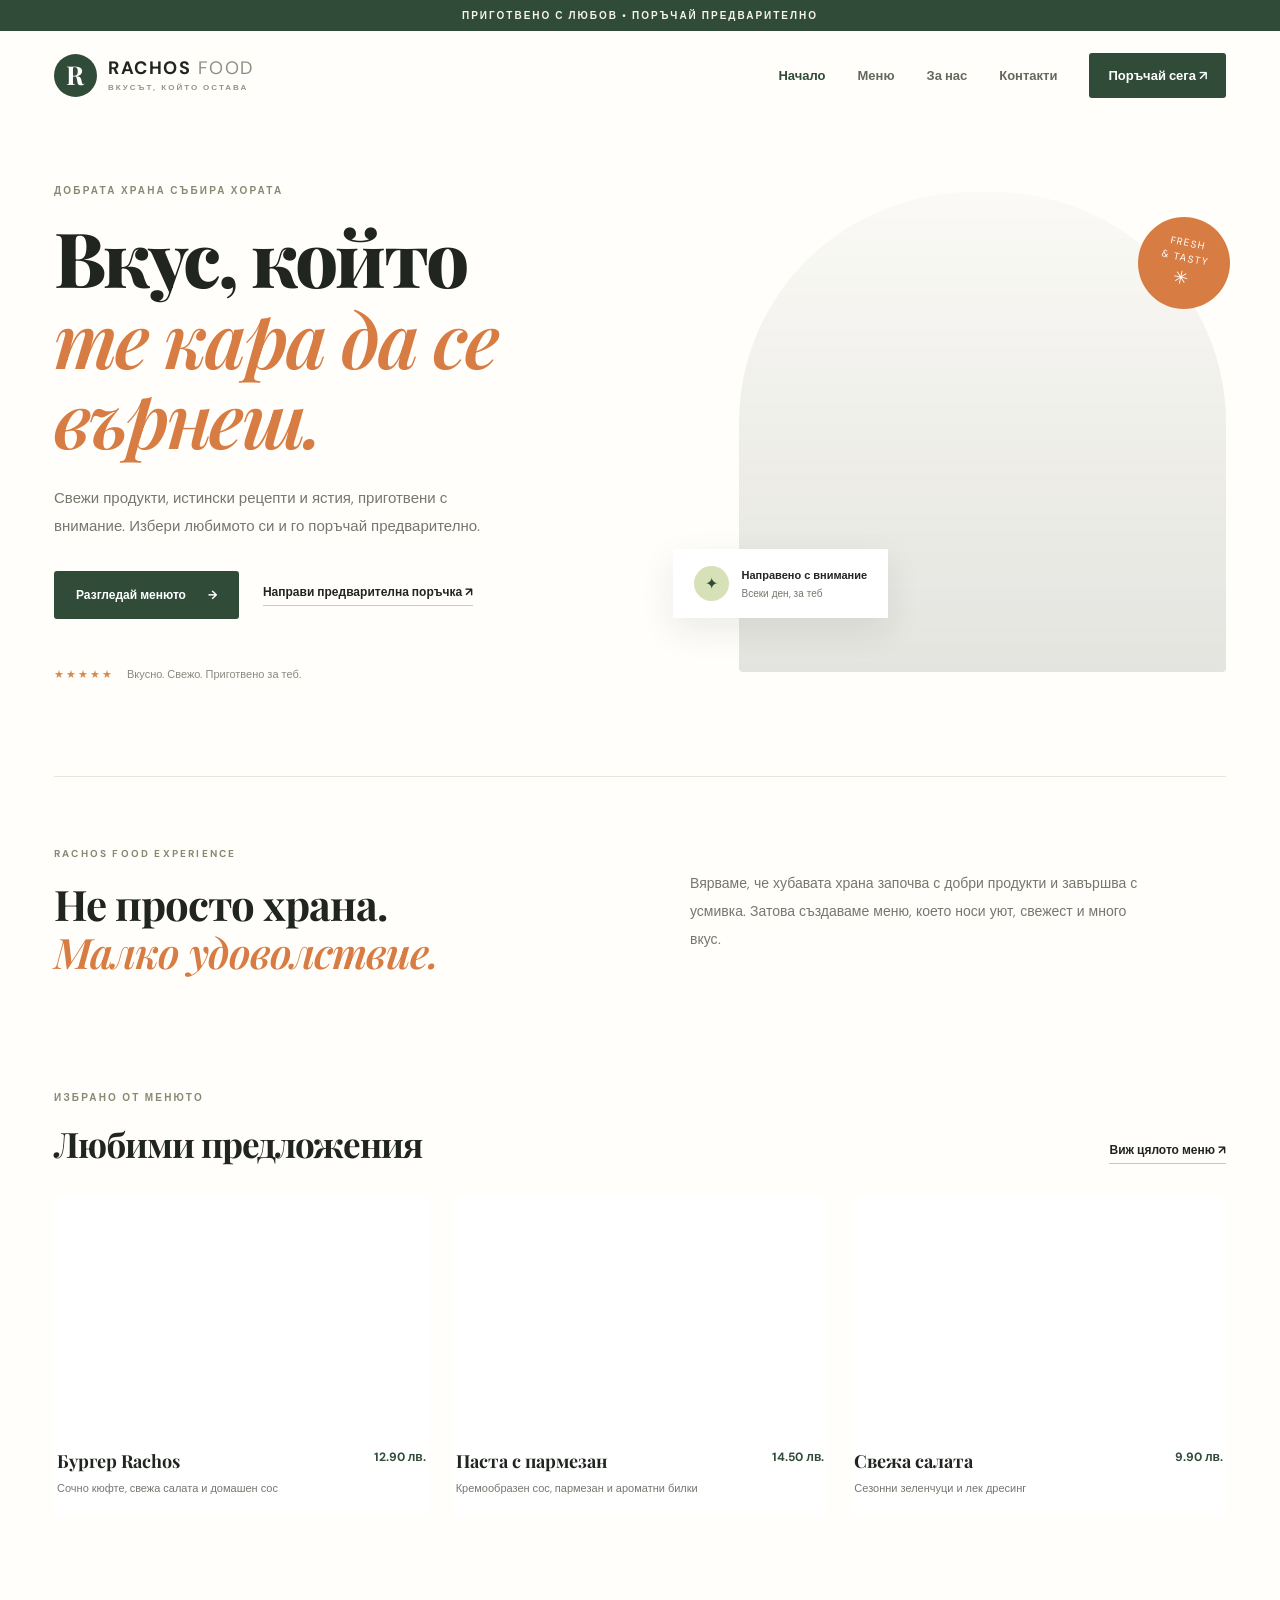
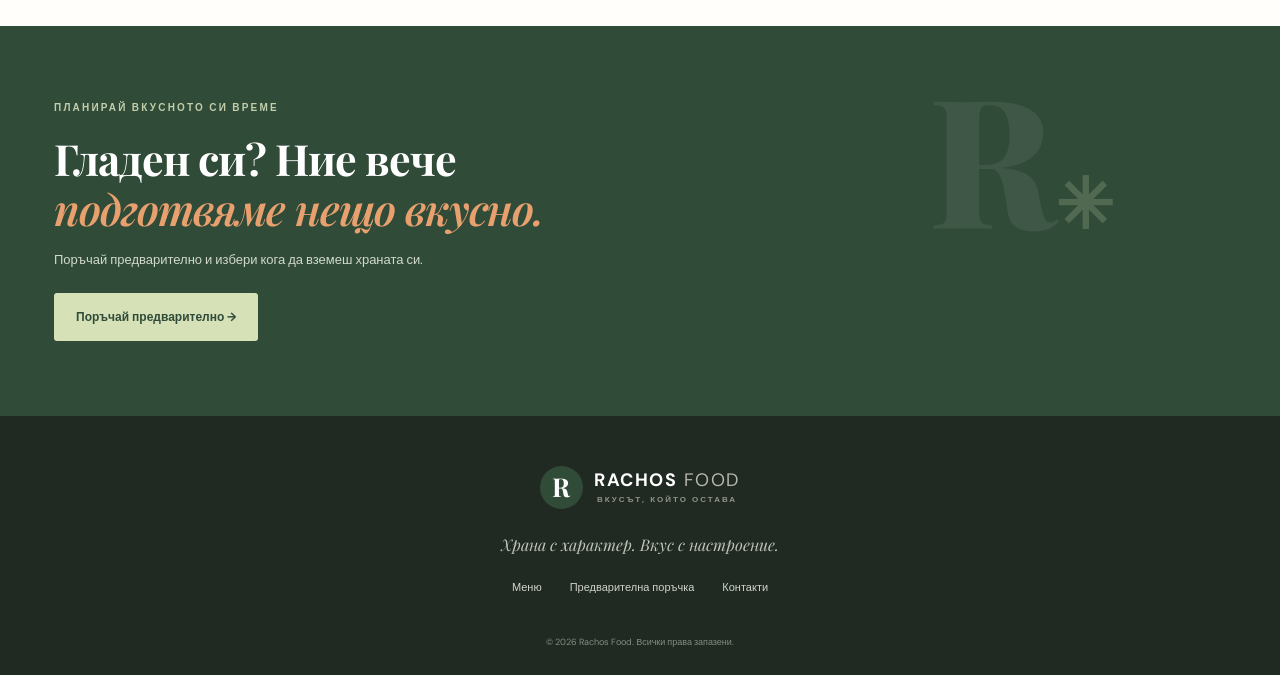
<file: index.html>
<!DOCTYPE html>
<html lang="bg">
<head>
<meta charset="UTF-8"><meta name="viewport" content="width=device-width, initial-scale=1.0">
<meta name="description" content="Rachos Food — вкусна храна, приготвена с внимание. Поръчай предварително онлайн.">
<title>Rachos Food | Вкусът, който остава</title>
<link rel="preconnect" href="https://fonts.googleapis.com"><link rel="preconnect" href="https://fonts.gstatic.com" crossorigin>
<link href="https://fonts.googleapis.com/css2?family=DM+Sans:wght@400;500;600;700&family=Playfair+Display:wght@600;700;800&display=swap" rel="stylesheet">
<link rel="stylesheet" href="css/style.css">
</head>
<body>
<div class="topline">ПРИГОТВЕНО С ЛЮБОВ • ПОРЪЧАЙ ПРЕДВАРИТЕЛНО</div>
<header class="header"><a class="logo" href="index.html"><span class="logo-mark">R</span><span>RACHOS<span class="logo-light"> FOOD</span><small>ВКУСЪТ, КОЙТО ОСТАВА</small></span></a>
<button class="menu-toggle" aria-label="Отвори меню">☰</button>
<nav class="nav"><a class="active" href="index.html">Начало</a><a href="menu.html">Меню</a><a href="about.html">За нас</a><a href="contact.html">Контакти</a><a class="nav-cta" href="order.html">Поръчай сега <span>↗</span></a></nav></header>
<main>
<section class="hero"><div class="hero-copy"><p class="eyebrow">ДОБРАТА ХРАНА СЪБИРА ХОРАТА</p><h1>Вкус, който<br><em>те кара да се върнеш.</em></h1><p class="hero-text">Свежи продукти, истински рецепти и ястия, приготвени с внимание. Избери любимото си и го поръчай предварително.</p><div class="hero-actions"><a class="btn btn-primary" href="menu.html">Разгледай менюто <span>→</span></a><a class="text-link" href="order.html">Направи предварителна поръчка ↗</a></div><div class="hero-note"><span class="stars">★★★★★</span><span>Вкусно. Свежо. Приготвено за теб.</span></div></div>
<div class="hero-visual"><div class="hero-image"></div><div class="floating-card"><span class="float-icon">✦</span><div><b>Направено с внимание</b><small>Всеки ден, за теб</small></div></div><div class="round-stamp">FRESH<br> & TASTY<br><span>✳</span></div></div></section>
<section class="intro section"><div><p class="eyebrow">RACHOS FOOD EXPERIENCE</p><h2>Не просто храна.<br><em>Малко удоволствие.</em></h2></div><p class="intro-copy">Вярваме, че хубавата храна започва с добри продукти и завършва с усмивка. Затова създаваме меню, което носи уют, свежест и много вкус.</p></section>
<section class="featured section"><div class="section-heading"><div><p class="eyebrow">ИЗБРАНО ОТ МЕНЮТО</p><h2>Любими предложения</h2></div><a class="text-link" href="menu.html">Виж цялото меню ↗</a></div><div class="food-grid">
<article class="food-card"><div class="food-photo food-one"></div><div class="food-info"><div><h3>Бургер Rachos</h3><p>Сочно кюфте, свежа салата и домашен сос</p></div><b>12.90 лв.</b></div></article>
<article class="food-card"><div class="food-photo food-two"></div><div class="food-info"><div><h3>Паста с пармезан</h3><p>Кремообразен сос, пармезан и ароматни билки</p></div><b>14.50 лв.</b></div></article>
<article class="food-card"><div class="food-photo food-three"></div><div class="food-info"><div><h3>Свежа салата</h3><p>Сезонни зеленчуци и лек дресинг</p></div><b>9.90 лв.</b></div></article>
</div></section>
<section class="preorder-banner"><div><p class="eyebrow">ПЛАНИРАЙ ВКУСНОТО СИ ВРЕМЕ</p><h2>Гладен си? Ние вече<br><em>подготвяме нещо вкусно.</em></h2><p>Поръчай предварително и избери кога да вземеш храната си.</p><a class="btn btn-light" href="order.html">Поръчай предварително →</a></div><div class="banner-doodle">R<span>✳</span></div></section>
</main>
<footer class="footer"><a class="logo footer-logo" href="index.html"><span class="logo-mark">R</span><span>RACHOS<span class="logo-light"> FOOD</span><small>ВКУСЪТ, КОЙТО ОСТАВА</small></span></a><p>Храна с характер. Вкус с настроение.</p><div class="footer-links"><a href="menu.html">Меню</a><a href="order.html">Предварителна поръчка</a><a href="contact.html">Контакти</a></div><small>© 2026 Rachos Food. Всички права запазени.</small></footer>
<script src="js/main.js"></script></body></html>
</file>
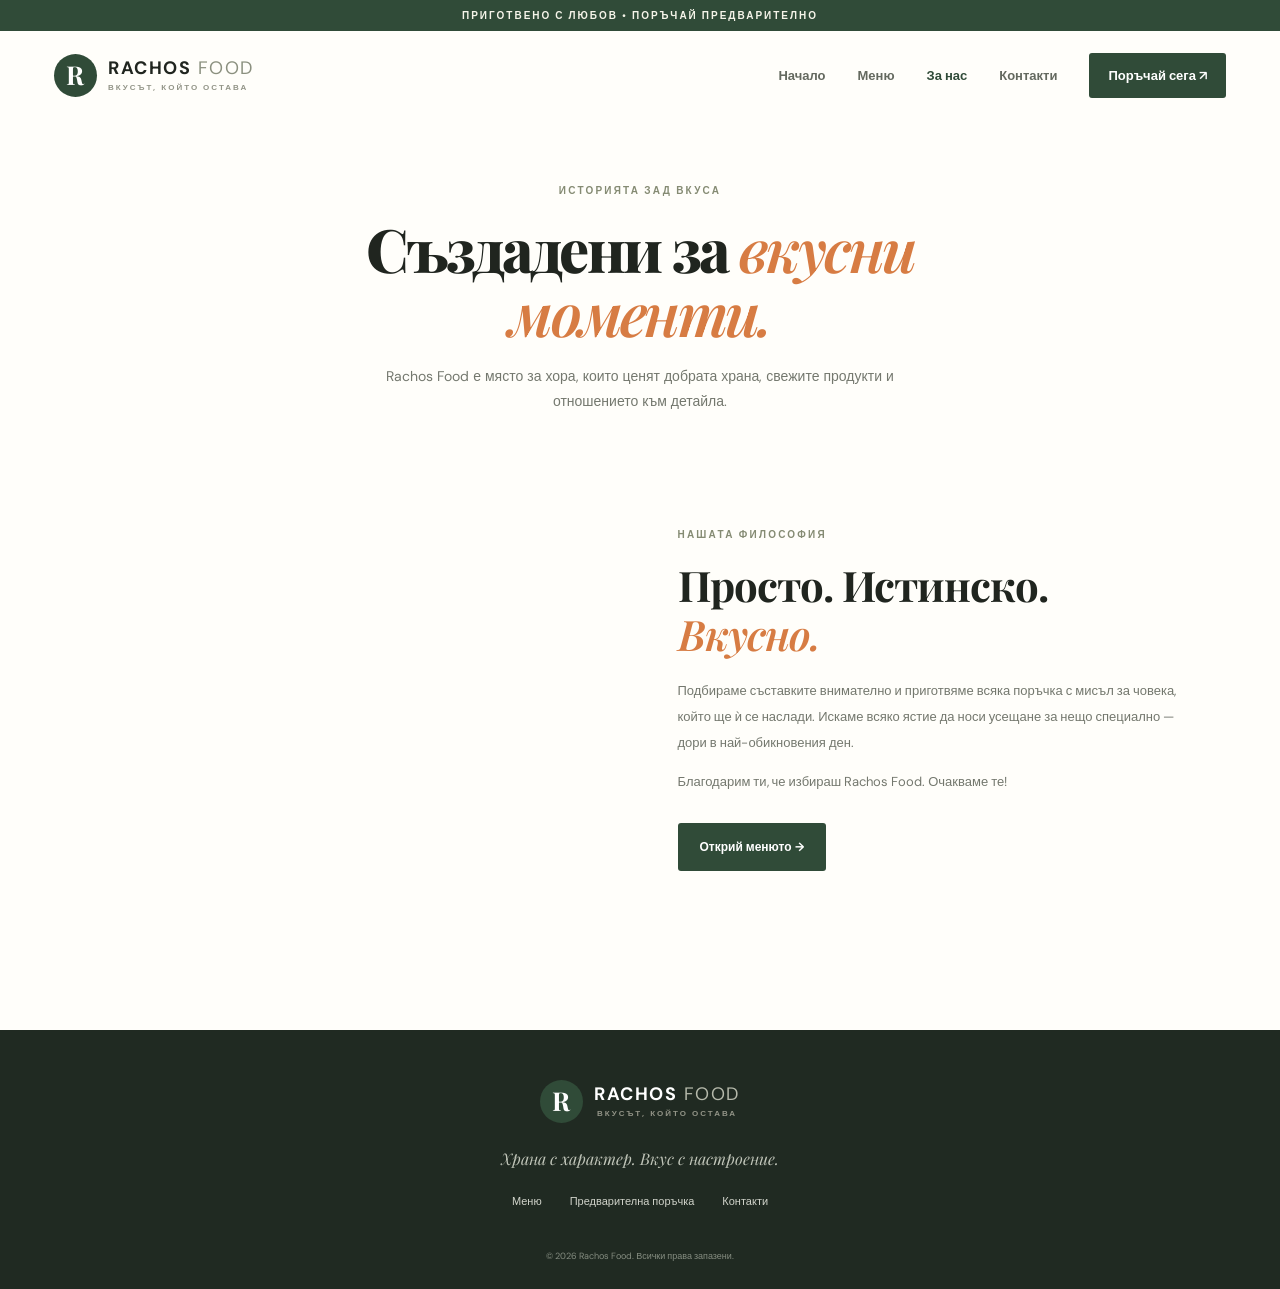
<file: about.html>
<!DOCTYPE html><html lang="bg"><head><meta charset="UTF-8"><meta name="viewport" content="width=device-width, initial-scale=1.0"><title>За нас | Rachos Food</title><link href="https://fonts.googleapis.com/css2?family=DM+Sans:wght@400;500;600;700&family=Playfair+Display:wght@600;700;800&display=swap" rel="stylesheet"><link rel="stylesheet" href="css/style.css"></head><body><div class="topline">ПРИГОТВЕНО С ЛЮБОВ • ПОРЪЧАЙ ПРЕДВАРИТЕЛНО</div><header class="header"><a class="logo" href="index.html"><span class="logo-mark">R</span><span>RACHOS<span class="logo-light"> FOOD</span><small>ВКУСЪТ, КОЙТО ОСТАВА</small></span></a><button class="menu-toggle" aria-label="Отвори меню">☰</button><nav class="nav"><a href="index.html">Начало</a><a href="menu.html">Меню</a><a class="active" href="about.html">За нас</a><a href="contact.html">Контакти</a><a class="nav-cta" href="order.html">Поръчай сега ↗</a></nav></header><main class="inner-page"><div class="page-heading"><p class="eyebrow">ИСТОРИЯТА ЗАД ВКУСА</p><h1>Създадени за <em>вкусни моменти.</em></h1><p>Rachos Food е място за хора, които ценят добрата храна, свежите продукти и отношението към детайла.</p></div><section class="about-block"><div class="about-photo"></div><div><p class="eyebrow">НАШАТА ФИЛОСОФИЯ</p><h2>Просто. Истинско. <em>Вкусно.</em></h2><p>Подбираме съставките внимателно и приготвяме всяка поръчка с мисъл за човека, който ще ѝ се наслади. Искаме всяко ястие да носи усещане за нещо специално — дори в най-обикновения ден.</p><p>Благодарим ти, че избираш Rachos Food. Очакваме те!</p><a class="btn btn-primary" href="menu.html">Открий менюто →</a></div></section></main><footer class="footer"><a class="logo footer-logo" href="index.html"><span class="logo-mark">R</span><span>RACHOS<span class="logo-light"> FOOD</span><small>ВКУСЪТ, КОЙТО ОСТАВА</small></span></a><p>Храна с характер. Вкус с настроение.</p><div class="footer-links"><a href="menu.html">Меню</a><a href="order.html">Предварителна поръчка</a><a href="contact.html">Контакти</a></div><small>© 2026 Rachos Food. Всички права запазени.</small></footer><script src="js/main.js"></script></body></html>
</file>
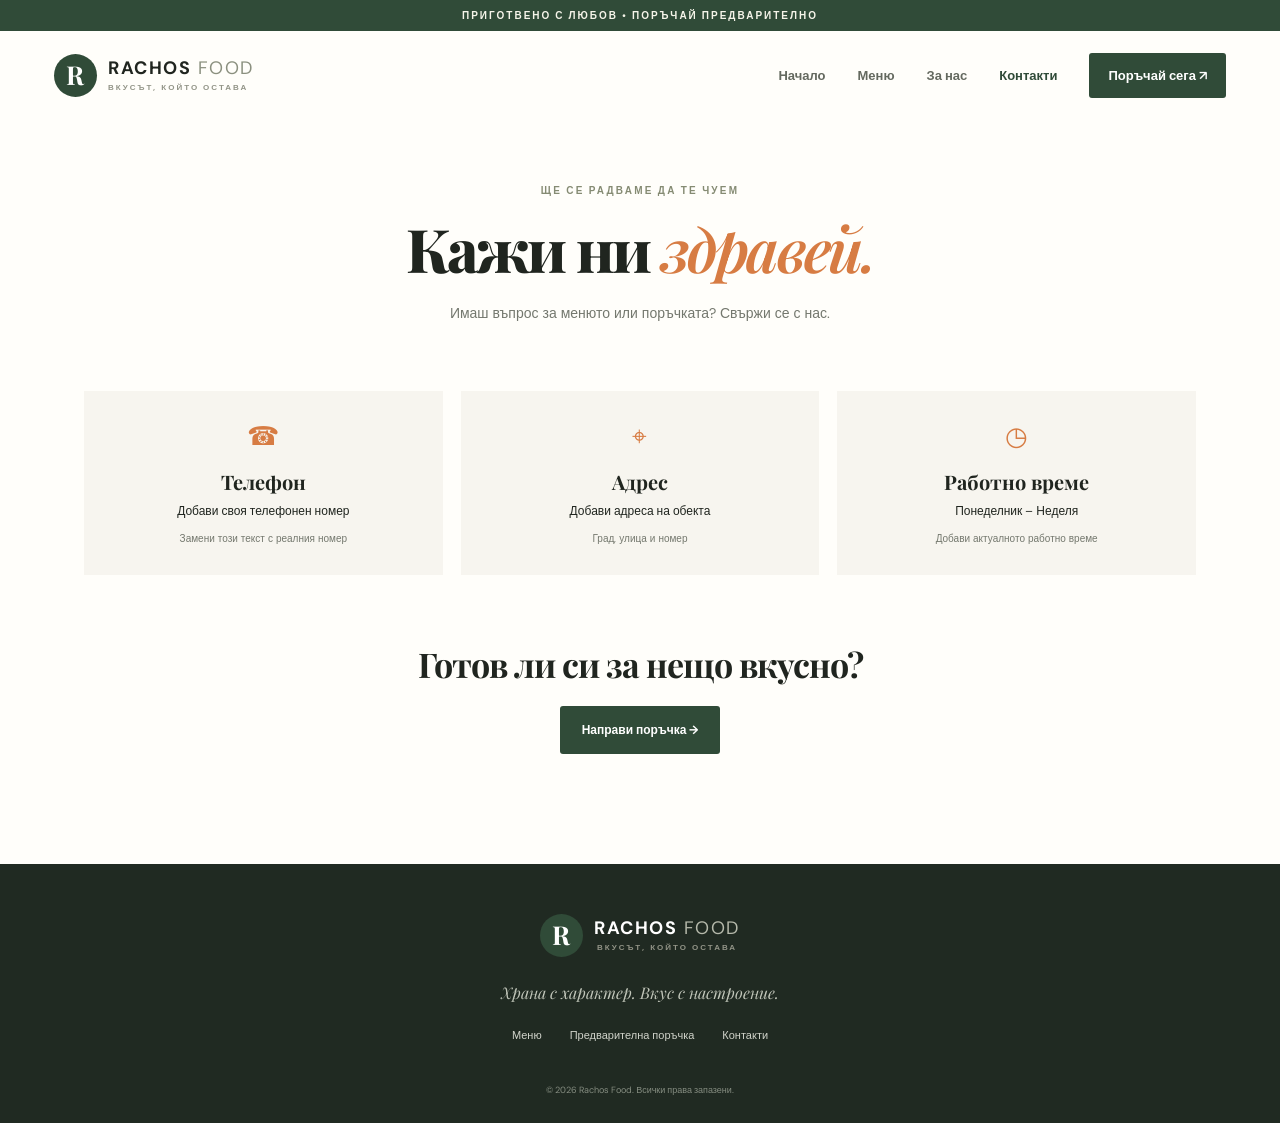
<file: contact.html>
<!DOCTYPE html><html lang="bg"><head><meta charset="UTF-8"><meta name="viewport" content="width=device-width, initial-scale=1.0"><title>Контакти | Rachos Food</title><link href="https://fonts.googleapis.com/css2?family=DM+Sans:wght@400;500;600;700&family=Playfair+Display:wght@600;700;800&display=swap" rel="stylesheet"><link rel="stylesheet" href="css/style.css"></head><body><div class="topline">ПРИГОТВЕНО С ЛЮБОВ • ПОРЪЧАЙ ПРЕДВАРИТЕЛНО</div><header class="header"><a class="logo" href="index.html"><span class="logo-mark">R</span><span>RACHOS<span class="logo-light"> FOOD</span><small>ВКУСЪТ, КОЙТО ОСТАВА</small></span></a><button class="menu-toggle" aria-label="Отвори меню">☰</button><nav class="nav"><a href="index.html">Начало</a><a href="menu.html">Меню</a><a href="about.html">За нас</a><a class="active" href="contact.html">Контакти</a><a class="nav-cta" href="order.html">Поръчай сега ↗</a></nav></header><main class="inner-page"><div class="page-heading"><p class="eyebrow">ЩЕ СЕ РАДВАМЕ ДА ТЕ ЧУЕМ</p><h1>Кажи ни <em>здравей.</em></h1><p>Имаш въпрос за менюто или поръчката? Свържи се с нас.</p></div><div class="contact-grid"><div class="contact-card"><span>☎</span><h3>Телефон</h3><p>Добави своя телефонен номер</p><small>Замени този текст с реалния номер</small></div><div class="contact-card"><span>⌖</span><h3>Адрес</h3><p>Добави адреса на обекта</p><small>Град, улица и номер</small></div><div class="contact-card"><span>◷</span><h3>Работно време</h3><p>Понеделник – Неделя</p><small>Добави актуалното работно време</small></div></div><div class="contact-bottom"><h2>Готов ли си за нещо вкусно?</h2><a class="btn btn-primary" href="order.html">Направи поръчка →</a></div></main><footer class="footer"><a class="logo footer-logo" href="index.html"><span class="logo-mark">R</span><span>RACHOS<span class="logo-light"> FOOD</span><small>ВКУСЪТ, КОЙТО ОСТАВА</small></span></a><p>Храна с характер. Вкус с настроение.</p><div class="footer-links"><a href="menu.html">Меню</a><a href="order.html">Предварителна поръчка</a><a href="contact.html">Контакти</a></div><small>© 2026 Rachos Food. Всички права запазени.</small></footer><script src="js/main.js"></script></body></html>
</file>
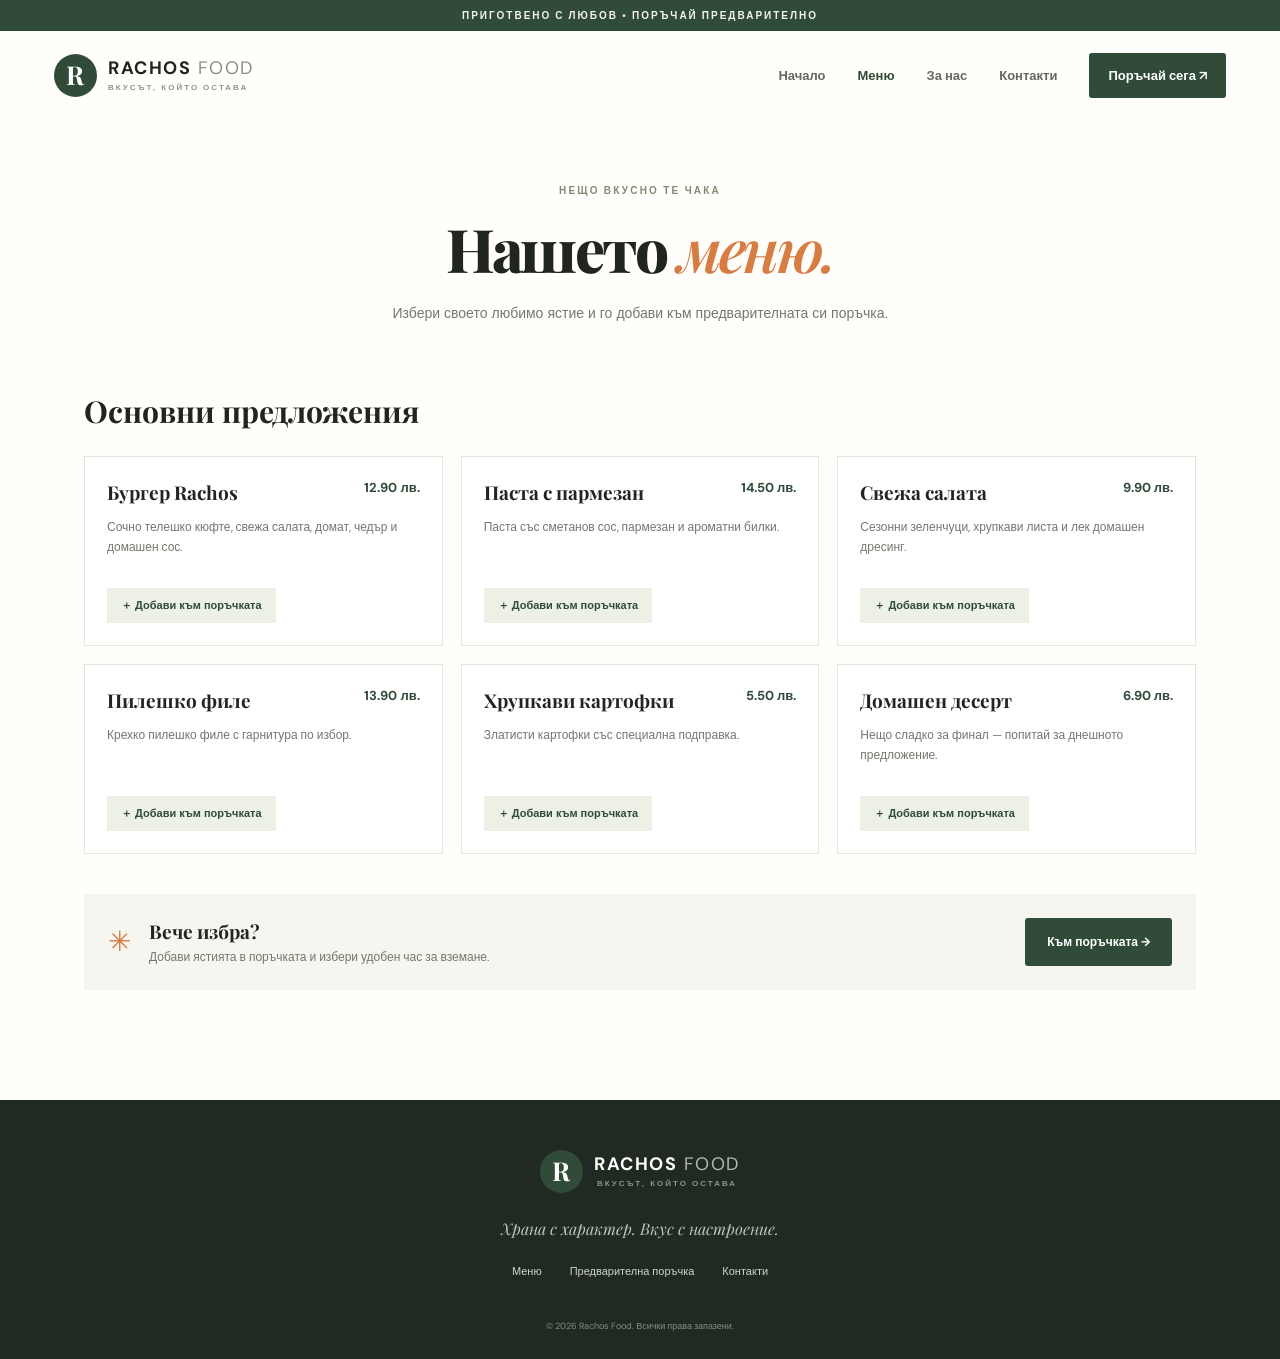
<file: menu.html>
<!DOCTYPE html><html lang="bg"><head><meta charset="UTF-8"><meta name="viewport" content="width=device-width, initial-scale=1.0"><title>Меню | Rachos Food</title><link href="https://fonts.googleapis.com/css2?family=DM+Sans:wght@400;500;600;700&family=Playfair+Display:wght@600;700;800&display=swap" rel="stylesheet"><link rel="stylesheet" href="css/style.css"></head><body><div class="topline">ПРИГОТВЕНО С ЛЮБОВ • ПОРЪЧАЙ ПРЕДВАРИТЕЛНО</div><header class="header"><a class="logo" href="index.html"><span class="logo-mark">R</span><span>RACHOS<span class="logo-light"> FOOD</span><small>ВКУСЪТ, КОЙТО ОСТАВА</small></span></a><button class="menu-toggle" aria-label="Отвори меню">☰</button><nav class="nav"><a href="index.html">Начало</a><a class="active" href="menu.html">Меню</a><a href="about.html">За нас</a><a href="contact.html">Контакти</a><a class="nav-cta" href="order.html">Поръчай сега ↗</a></nav></header><main class="inner-page"><div class="page-heading"><p class="eyebrow">НЕЩО ВКУСНО ТЕ ЧАКА</p><h1>Нашето <em>меню.</em></h1><p>Избери своето любимо ястие и го добави към предварителната си поръчка.</p></div><div class="menu-category"><h2>Основни предложения</h2><div class="menu-grid" id="menu-items"></div></div><div class="menu-order-note"><span>✳</span><div><b>Вече избра?</b><p>Добави ястията в поръчката и избери удобен час за вземане.</p></div><a class="btn btn-primary" href="order.html">Към поръчката →</a></div></main><footer class="footer"><a class="logo footer-logo" href="index.html"><span class="logo-mark">R</span><span>RACHOS<span class="logo-light"> FOOD</span><small>ВКУСЪТ, КОЙТО ОСТАВА</small></span></a><p>Храна с характер. Вкус с настроение.</p><div class="footer-links"><a href="menu.html">Меню</a><a href="order.html">Предварителна поръчка</a><a href="contact.html">Контакти</a></div><small>© 2026 Rachos Food. Всички права запазени.</small></footer><script src="js/main.js"></script><script src="js/menu.js"></script></body></html>
</file>
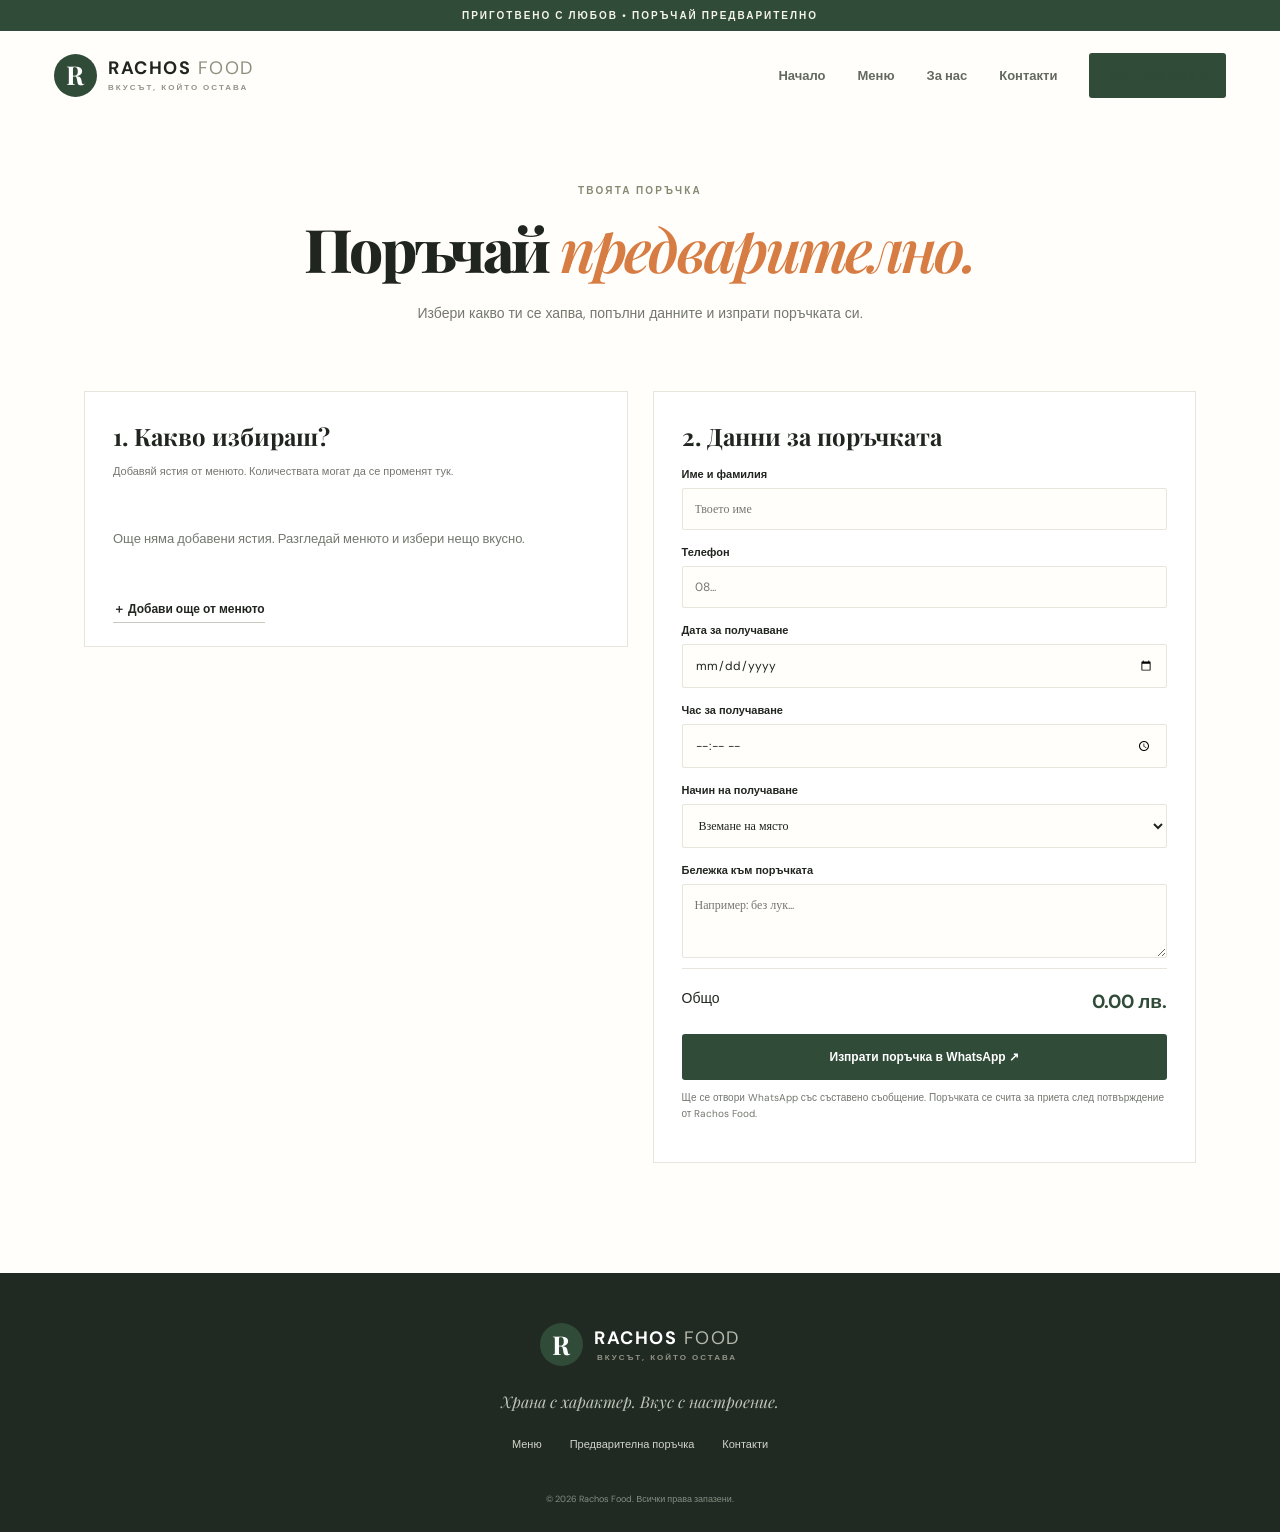
<file: order.html>
<!DOCTYPE html><html lang="bg"><head><meta charset="UTF-8"><meta name="viewport" content="width=device-width, initial-scale=1.0"><title>Предварителна поръчка | Rachos Food</title><link href="https://fonts.googleapis.com/css2?family=DM+Sans:wght@400;500;600;700&family=Playfair+Display:wght@600;700;800&display=swap" rel="stylesheet"><link rel="stylesheet" href="css/style.css"></head><body><div class="topline">ПРИГОТВЕНО С ЛЮБОВ • ПОРЪЧАЙ ПРЕДВАРИТЕЛНО</div><header class="header"><a class="logo" href="index.html"><span class="logo-mark">R</span><span>RACHOS<span class="logo-light"> FOOD</span><small>ВКУСЪТ, КОЙТО ОСТАВА</small></span></a><button class="menu-toggle" aria-label="Отвори меню">☰</button><nav class="nav"><a href="index.html">Начало</a><a href="menu.html">Меню</a><a href="about.html">За нас</a><a href="contact.html">Контакти</a><a class="nav-cta active" href="order.html">Поръчай сега ↗</a></nav></header><main class="inner-page"><div class="page-heading"><p class="eyebrow">ТВОЯТА ПОРЪЧКА</p><h1>Поръчай <em>предварително.</em></h1><p>Избери какво ти се хапва, попълни данните и изпрати поръчката си.</p></div><div class="order-layout"><section class="order-panel"><h2>1. Какво избираш?</h2><p class="muted">Добавяй ястия от менюто. Количествата могат да се променят тук.</p><div id="order-cart" class="order-cart"></div><a class="text-link" href="menu.html">＋ Добави още от менюто</a></section><section class="order-panel"><h2>2. Данни за поръчката</h2><form id="order-form"><label>Име и фамилия<input name="name" required placeholder="Твоето име"></label><label>Телефон<input name="phone" type="tel" required placeholder="08..."></label><label>Дата за получаване<input name="date" type="date" required></label><label>Час за получаване<input name="time" type="time" required></label><label>Начин на получаване<select name="method"><option>Вземане на място</option><option>Доставка (уточнява се по телефона)</option></select></label><label>Бележка към поръчката<textarea name="notes" rows="3" placeholder="Например: без лук..."></textarea></label><div class="total-line"><span>Общо</span><strong id="order-total">0.00 лв.</strong></div><button class="btn btn-primary full-btn" type="submit">Изпрати поръчка в WhatsApp ↗</button><p class="form-hint">Ще се отвори WhatsApp със съставено съобщение. Поръчката се счита за приета след потвърждение от Rachos Food.</p><p id="form-message" class="form-message" role="status"></p></form></section></div></main><footer class="footer"><a class="logo footer-logo" href="index.html"><span class="logo-mark">R</span><span>RACHOS<span class="logo-light"> FOOD</span><small>ВКУСЪТ, КОЙТО ОСТАВА</small></span></a><p>Храна с характер. Вкус с настроение.</p><div class="footer-links"><a href="menu.html">Меню</a><a href="order.html">Предварителна поръчка</a><a href="contact.html">Контакти</a></div><small>© 2026 Rachos Food. Всички права запазени.</small></footer><script src="js/main.js"></script><script src="js/order.js"></script></body></html>
</file>
<file: css/style.css>
@import url('https://fonts.googleapis.com/css2?family=DM+Sans:wght@400;500;600;700&family=Playfair+Display:wght@600;700;800&display=swap');
:root{--ink:#20251f;--muted:#74786e;--cream:#f7f5ef;--paper:#fffefa;--green:#304b38;--lime:#d6e1b8;--orange:#d77c43;--line:#e8e5dc}*{box-sizing:border-box}html{scroll-behavior:smooth}body{margin:0;background:var(--paper);color:var(--ink);font-family:'DM Sans',sans-serif}a{color:inherit;text-decoration:none}.topline{background:var(--green);color:#f5f4e9;text-align:center;padding:9px 15px;font-size:10px;letter-spacing:2px;font-weight:700}.header{height:88px;max-width:1240px;margin:auto;padding:0 34px;display:flex;align-items:center;justify-content:space-between}.logo{display:flex;align-items:center;gap:11px;font-size:18px;font-weight:700;letter-spacing:1.5px;line-height:1}.logo-mark{display:grid;place-items:center;width:43px;height:43px;border-radius:50%;background:var(--green);color:#fff;font-family:'Playfair Display';font-size:26px}.logo-light{font-weight:400;color:#8b907f}.logo small{display:block;font-size:8px;letter-spacing:2px;color:#929487;margin-top:6px}.nav{display:flex;align-items:center;gap:32px;font-size:13px;font-weight:600}.nav a:not(.nav-cta){color:#64695f}.nav a.active,.nav a:hover{color:var(--green)}.nav-cta{background:var(--green);color:white;padding:14px 19px;border-radius:3px}.menu-toggle{display:none;background:none;border:0;font-size:25px}.hero{max-width:1240px;margin:0 auto;padding:65px 34px 95px;display:grid;grid-template-columns:1fr 1fr;gap:65px;align-items:center}.eyebrow{font-size:10px;font-weight:700;letter-spacing:2.2px;color:#858b73;margin:0 0 20px}.hero h1,.page-heading h1{font:800 clamp(48px,6vw,76px)/1.06 'Playfair Display',serif;letter-spacing:-2.7px;margin:0}.hero h1 em,.page-heading h1 em,h2 em{color:var(--orange);font-weight:600}.hero-text{max-width:450px;color:var(--muted);font-size:15px;line-height:1.9;margin:25px 0 30px}.hero-actions{display:flex;align-items:center;gap:24px;flex-wrap:wrap}.btn{display:inline-flex;align-items:center;justify-content:center;gap:22px;padding:16px 22px;font-size:12px;font-weight:700;border:0;border-radius:3px;cursor:pointer;transition:.2s}.btn-primary{background:var(--green);color:white}.btn-primary:hover{background:#203829;transform:translateY(-2px)}.text-link{font-size:12px;font-weight:700;border-bottom:1px solid #c9c9bd;padding-bottom:5px}.hero-note{display:flex;gap:13px;align-items:center;margin-top:48px;color:#888b80;font-size:11px}.stars{color:#d68a4d;letter-spacing:2px}.hero-visual{height:480px;position:relative}.hero-image{height:100%;width:88%;margin-left:auto;border-radius:48% 48% 4px 4px;background:linear-gradient(0deg,rgba(28,37,27,.12),rgba(28,37,27,.02)),url('https://images.unsplash.com/photo-1547592180-85f173990554?auto=format&fit=crop&w=1100&q=85') center/cover}.floating-card{position:absolute;left:0;bottom:54px;background:white;padding:17px 21px;box-shadow:0 12px 35px #20251f17;display:flex;align-items:center;gap:13px}.float-icon{background:var(--lime);width:35px;height:35px;display:grid;place-items:center;border-radius:50%;color:var(--green)}.floating-card b,.floating-card small{display:block}.floating-card b{font-size:11px}.floating-card small{font-size:10px;color:var(--muted);margin-top:5px}.round-stamp{position:absolute;right:-4px;top:25px;width:92px;height:92px;border-radius:50%;background:var(--orange);color:white;display:grid;place-content:center;text-align:center;font-size:10px;letter-spacing:1px;line-height:1.5;transform:rotate(12deg)}.round-stamp span{font-size:18px}.section{max-width:1172px;margin:auto;padding:70px 0}.intro{border-top:1px solid var(--line);display:grid;grid-template-columns:1fr 1fr;gap:100px;align-items:center}.intro h2,.section-heading h2,.preorder-banner h2,.about-block h2,.contact-bottom h2{font:700 42px/1.15 'Playfair Display';margin:0;letter-spacing:-1px}.intro-copy{color:var(--muted);font-size:14px;line-height:2;max-width:460px}.featured{padding-top:45px;padding-bottom:110px}.section-heading{display:flex;justify-content:space-between;align-items:end;margin-bottom:32px}.section-heading h2{font-size:35px}.food-grid{display:grid;grid-template-columns:repeat(3,1fr);gap:24px}.food-card{background:#fff}.food-photo{height:235px;background-size:cover;background-position:center}.food-one{background-image:url('https://images.unsplash.com/photo-1568901346375-23c9450c58cd?auto=format&fit=crop&w=700&q=80')}.food-two{background-image:url('https://images.unsplash.com/photo- pasta?auto=format&fit=crop&w=700&q=80')}.food-two{background-image:url('https://images.unsplash.com/photo-1473093295043-cdd812d0e601?auto=format&fit=crop&w=700&q=80')}.food-three{background-image:url('https://images.unsplash.com/photo-1512621776951-a57141f2eefd?auto=format&fit=crop&w=700&q=80')}.food-info{padding:18px 3px;display:flex;justify-content:space-between;gap:12px}.food-info h3{font:700 18px 'Playfair Display';margin:0 0 7px}.food-info p{font-size:11px;color:var(--muted);margin:0;line-height:1.6}.food-info>b{font-size:12px;white-space:nowrap;color:var(--green)}.preorder-banner{background:var(--green);color:white;padding:75px max(calc((100% - 1172px)/2),34px);display:flex;justify-content:space-between;align-items:center;position:relative;overflow:hidden}.preorder-banner .eyebrow{color:#c2ceaa}.preorder-banner h2{font-size:43px}.preorder-banner h2 em{color:#e8a06e}.preorder-banner p:not(.eyebrow){color:#d2d8ce;font-size:13px;margin:18px 0 25px}.btn-light{background:var(--lime);color:var(--green)}.banner-doodle{font:800 180px 'Playfair Display';color:#ffffff12;position:absolute;right:13%;top:8px}.banner-doodle span{font-size:70px;color:#d6e1b833}.footer{background:#202a22;color:#f3f1e8;padding:50px 34px 25px;text-align:center}.footer-logo{justify-content:center;color:white}.footer .logo-light{color:#b5b9ab}.footer p{font:italic 16px 'Playfair Display';color:#c0c5b9;margin:25px 0}.footer-links{display:flex;justify-content:center;gap:28px;margin:25px 0 35px;font-size:11px;color:#d0d3ca}.footer>small{font-size:9px;color:#858d81}.inner-page{max-width:1172px;margin:auto;padding:65px 30px 110px;min-height:60vh}.page-heading{text-align:center;max-width:720px;margin:0 auto 65px}.page-heading h1{font-size:60px}.page-heading>p:last-child{color:var(--muted);line-height:1.8;font-size:14px;max-width:550px;margin:20px auto}.menu-category h2{font:700 30px 'Playfair Display';margin-bottom:25px}.menu-grid{display:grid;grid-template-columns:repeat(3,1fr);gap:18px}.menu-item{border:1px solid var(--line);padding:22px;background:white;display:flex;flex-direction:column;min-height:190px}.menu-item-top{display:flex;justify-content:space-between;gap:10px}.menu-item h3{font:700 19px 'Playfair Display';margin:0}.menu-item p{font-size:12px;line-height:1.7;color:var(--muted);margin:12px 0 20px}.menu-item .price{font-size:13px;font-weight:700;color:var(--green);white-space:nowrap}.add-btn{margin-top:auto;align-self:flex-start;border:0;background:#edf0e5;color:var(--green);padding:10px 14px;font-weight:700;font-size:11px;cursor:pointer}.add-btn:hover{background:var(--lime)}.menu-order-note{margin-top:40px;background:var(--cream);padding:24px;display:flex;align-items:center;gap:18px}.menu-order-note>span{font-size:28px;color:var(--orange)}.menu-order-note div{flex:1}.menu-order-note b{font:700 19px 'Playfair Display'}.menu-order-note p{margin:5px 0 0;font-size:12px;color:var(--muted)}.order-layout{display:grid;grid-template-columns:1fr 1fr;gap:25px;align-items:start}.order-panel{border:1px solid var(--line);padding:28px;background:white}.order-panel h2{font:700 24px 'Playfair Display';margin:0 0 8px}.muted,.form-hint{font-size:11px;color:var(--muted);line-height:1.6}.order-cart{margin:25px 0}.empty-cart{font-size:13px;color:var(--muted);padding:25px 0}.cart-row{display:flex;justify-content:space-between;gap:10px;border-bottom:1px solid var(--line);padding:13px 0;font-size:12px}.cart-row strong{color:var(--green)}.cart-controls{display:flex;align-items:center;gap:9px}.cart-controls button{border:0;background:#edf0e5;width:24px;height:24px;cursor:pointer}.order-panel form label{display:block;font-size:11px;font-weight:700;margin-top:15px}.order-panel input,.order-panel select,.order-panel textarea{display:block;width:100%;margin-top:7px;padding:12px;border:1px solid var(--line);background:#fffefa;font:12px 'DM Sans';color:var(--ink);border-radius:2px}.order-panel input:focus,.order-panel textarea:focus,.order-panel select:focus{outline:1px solid #829477}.total-line{display:flex;justify-content:space-between;padding:20px 0;margin-top:10px;border-top:1px solid var(--line);font-size:14px}.total-line strong{font-size:19px;color:var(--green)}.full-btn{width:100%}.form-hint{font-size:10px}.form-message{font-size:12px;color:var(--green)}.about-block{display:grid;grid-template-columns:1fr 1fr;gap:75px;align-items:center}.about-photo{min-height:440px;background:url('https://images.unsplash.com/photo-1556911220-e15b29be8c8f?auto=format&fit=crop&w=1000&q=85') center/cover}.about-block h2{margin-bottom:20px}.about-block p:not(.eyebrow){font-size:13px;color:var(--muted);line-height:2}.about-block .btn{margin-top:15px}.contact-grid{display:grid;grid-template-columns:repeat(3,1fr);gap:18px}.contact-card{background:var(--cream);padding:28px;text-align:center}.contact-card>span{font-size:26px;color:var(--orange)}.contact-card h3{font:700 20px 'Playfair Display';margin:15px 0 8px}.contact-card p{font-size:12px;margin:0 0 7px}.contact-card small{font-size:10px;color:var(--muted)}.contact-bottom{text-align:center;margin-top:70px}.contact-bottom h2{font-size:34px;margin-bottom:22px}
@media(max-width:800px){.header{height:75px;padding:0 20px}.menu-toggle{display:block}.nav{display:none;position:absolute;z-index:10;top:118px;left:0;right:0;background:white;padding:25px;box-shadow:0 12px 20px #0001;flex-direction:column;gap:22px}.nav.open{display:flex}.hero{padding:45px 22px 65px;grid-template-columns:1fr;gap:40px}.hero h1{font-size:55px}.hero-visual{height:390px}.section{padding:55px 22px}.intro{grid-template-columns:1fr;gap:15px}.food-grid,.menu-grid{grid-template-columns:1fr 1fr}.food-photo{height:190px}.preorder-banner{padding:55px 24px}.preorder-banner h2{font-size:34px}.order-layout,.about-block{grid-template-columns:1fr}.about-photo{min-height:300px}.inner-page{padding:50px 20px 75px}.page-heading h1{font-size:48px}.contact-grid{grid-template-columns:1fr}.menu-order-note{flex-wrap:wrap}.menu-order-note .btn{width:100%}}
@media(max-width:520px){.topline{font-size:8px}.logo{font-size:15px}.logo-mark{width:38px;height:38px}.hero h1{font-size:46px}.hero-visual{height:320px}.hero-image{width:94%}.round-stamp{width:75px;height:75px;font-size:8px}.floating-card{bottom:25px;padding:12px}.food-grid,.menu-grid{grid-template-columns:1fr}.food-photo{height:230px}.section-heading{align-items:start;gap:15px;flex-direction:column}.intro h2,.section-heading h2{font-size:34px}.preorder-banner h2{font-size:30px}.banner-doodle{right:-20px;font-size:120px}.order-panel{padding:20px}.footer-links{gap:15px;flex-wrap:wrap}}
</file>
